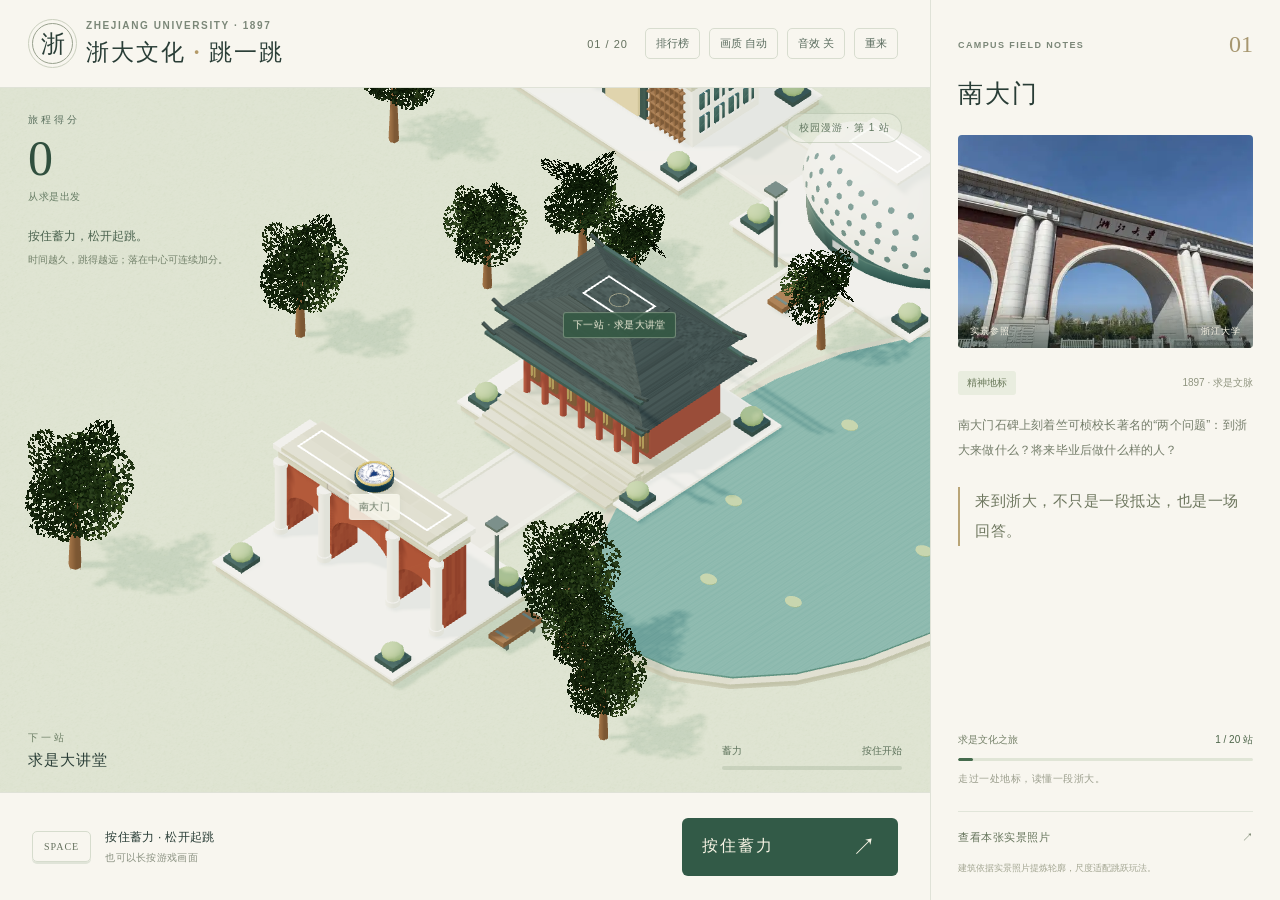
<file: zju-jump/index.html>
<!doctype html>
<html lang="zh-CN">
<head>
  <meta charset="UTF-8">
  <meta name="viewport" content="width=device-width, initial-scale=1, viewport-fit=cover">
  <meta name="theme-color" content="#e8ece1">
  <title>浙大文化 · 跳一跳</title>
  <link rel="stylesheet" href="./styles.css">
</head>
<body>
  <main class="app">
    <section class="game-panel" aria-label="浙大校园跳一跳">
      <header class="masthead">
        <div class="identity"><span class="university-mark" aria-hidden="true">浙</span><div><p class="eyebrow">ZHEJIANG UNIVERSITY · 1897</p><h1>浙大文化 <span>·</span> 跳一跳</h1></div></div>
        <div class="header-actions"><span class="progress-count" id="progressCount">01 / 20</span><button class="icon-button" id="leaderboardButton" aria-haspopup="dialog">排行榜</button><button class="icon-button" id="qualityButton" title="切换自动、流畅或清晰画质">画质 自动</button><button class="icon-button" id="soundButton" aria-label="开启音效" aria-pressed="false" title="音效">音效 关</button><button class="icon-button" id="restartButton" title="重新开始">重来</button></div>
      </header>
      <div class="stage" id="stage">
        <canvas id="sceneCanvas" aria-label="按住空格、画面或下方按钮蓄力，松开起跳" tabindex="0"></canvas>
        <div class="stage-top"><div class="score-card"><span class="eyebrow">旅程得分</span><strong id="scoreValue">0</strong><span id="comboLabel">从求是出发</span></div><span class="route-label" id="routeLabel">校园漫游 · 第 1 站</span></div>
        <div class="tip-card" id="tipCard">按住蓄力，松开起跳。<br><span>时间越久，跳得越远；落在中心可连续加分。</span></div>
        <div class="world-chip current-chip" id="currentChip"></div><div class="world-chip next-chip" id="nextChip"></div>
        <div class="landing-feedback" id="landingFeedback" role="status" aria-live="polite"></div>
        <div class="stage-bottom"><div class="destination"><span>下一站</span><strong id="nextName">求是大讲堂</strong></div><div class="charge-meter"><div><span>蓄力</span><span id="powerLabel">按住开始</span></div><div class="charge-track"><i id="powerBar"></i></div></div></div>
        <div class="loading" id="loading"><span class="loading-dot"></span>正在走进浙大校园…</div>
        <div class="stage-overlay" id="stageOverlay" hidden><div class="result-card"><span class="result-icon" id="overlayIcon">↗</span><p class="eyebrow" id="overlayKicker">再试一次</p><h2 id="overlayTitle">差一点就到了</h2><p id="overlayText"></p><div class="result-score"><strong id="overlayScore">0</strong><span>旅程得分</span></div>
          <form class="score-form" id="scoreForm" novalidate>
            <label for="nicknameInput">留下昵称，登上校园榜</label>
            <input id="nicknameInput" name="nickname" type="text" maxlength="16" autocomplete="nickname" placeholder="你的昵称" aria-describedby="nicknameHint submitStatus" required>
            <p id="nicknameHint" class="form-hint">1–16 字，中英文、数字、下划线或连字符；昵称可重名。</p>
            <p class="player-identity" id="playerIdentity"></p>
            <button class="primary-button" id="submitScoreButton" type="submit">提交成绩</button>
            <p class="form-status" id="submitStatus" role="status" aria-live="polite"></p>
          </form>
          <button class="primary-button" id="overlayButton">从本站重试</button><button class="text-button" id="overlaySecondary">重新走一遍</button></div></div>
      </div>
      <footer class="controls"><div class="control-hint"><span class="keycap">SPACE</span><p>按住蓄力 · 松开起跳<small>也可以长按游戏画面</small></p></div><button class="jump-button" id="jumpButton"><span>按住蓄力</span><span aria-hidden="true">↗</span></button></footer>
    </section>
    <aside class="story-panel" aria-label="建筑实景与校园文化">
      <div class="story-heading"><span class="eyebrow">CAMPUS FIELD NOTES</span><span class="station-number" id="stationNumber">01</span></div>
      <h2 id="infoTitle">南大门</h2>
      <figure class="photo-frame"><img id="buildingPhoto" alt="当前站点实景照片"><figcaption><span>实景参照</span><span>浙江大学</span></figcaption></figure>
      <div class="story-meta"><span id="infoTag"></span><span id="infoYear"></span></div>
      <p class="description" id="infoDescription"></p><blockquote id="infoQuote"></blockquote>
      <div class="journey-progress"><div><span>求是文化之旅</span><strong id="progressText">1 / 20 站</strong></div><div class="progress-track"><i id="progressBar"></i></div><p>走过一处地标，读懂一段浙大。</p></div>
      <a id="archiveLink" class="photo-link" target="_blank" rel="noopener">查看本张实景照片 <span>↗</span></a>
      <p class="model-note">建筑依据实景照片提炼轮廓，尺度适配跳跃玩法。</p>
    </aside>
  </main>
  <dialog class="leaderboard-dialog" id="leaderboardDialog" aria-labelledby="leaderboardTitle">
    <div class="leaderboard-heading"><div><p class="eyebrow">CAMPUS HIGH SCORES</p><h2 id="leaderboardTitle">求是校园榜 <span>TOP 100</span></h2></div><button class="icon-button" id="closeLeaderboard" aria-label="关闭排行榜" autofocus>关闭</button></div>
    <p class="leaderboard-rule">每位玩家只保留最高分，同分时先达到的排名靠前。</p>
    <div class="leaderboard-toolbar"><span id="leaderboardIdentity"></span><button class="icon-button" id="refreshLeaderboard">刷新榜单</button></div>
    <p id="leaderboardStatus" class="leaderboard-status" role="status" aria-live="polite">正在加载…</p>
    <div class="leaderboard-table-wrap"><table class="leaderboard-table"><caption class="sr-only">校园跳一跳前 100 名玩家</caption><thead><tr><th scope="col">排名</th><th scope="col">玩家</th><th scope="col">最高分</th></tr></thead><tbody id="leaderboardRows"></tbody></table></div>
  </dialog>
  <script src="./vendor/three.min.js"></script>
  <script src="./assets/player-emblem.js"></script>
  <script src="./campus-data.js"></script>
  <script src="./game-core.js"></script>
  <script src="./leaderboard.js"></script>
  <script src="./leaderboard-ui.js"></script>
  <script src="./campus-models.js"></script>
  <script src="./fall-physics.js?v=20261025-edge-roll"></script>
  <script src="./game.js?v=20261025-edge-roll"></script>
</body>
</html>
</file>
<file: zju-jump/styles.css>
:root{font-family:"Microsoft YaHei","PingFang SC",sans-serif;color:#293d36;background:#f5f3eb;font-synthesis:none;--green:#325a47;--muted:#7b8778;--line:#dfe2d7;--paper:#f8f6ef}
*{box-sizing:border-box}body{margin:0}button,a{-webkit-tap-highlight-color:transparent}button{font:inherit;cursor:pointer}button:focus-visible,a:focus-visible,canvas:focus-visible{outline:3px solid #b08b49;outline-offset:4px}button{border:0}button:disabled{cursor:default}button[hidden],[hidden]{display:none!important}.app{display:grid;grid-template-columns:minmax(0,1fr) 350px;min-height:100svh}.game-panel{display:flex;flex-direction:column;height:100svh;min-height:700px;min-width:0}.masthead{height:88px;flex-shrink:0;display:flex;align-items:center;justify-content:space-between;gap:20px;padding:0 32px;background:var(--paper);border-bottom:1px solid var(--line)}.identity{display:flex;align-items:center;gap:13px}.university-mark{width:41px;height:41px;border:1px solid #99a18e;border-radius:50%;display:grid;place-items:center;font:24px "STSong","SimSun",serif;outline:1px solid #cbd0bf;outline-offset:3px}.eyebrow{font-size:10px;font-weight:600;letter-spacing:1.6px;color:var(--muted);margin:0}.masthead h1{font:600 23px "STSong","SimSun",serif;letter-spacing:2px;margin:6px 0 0}.masthead h1 span{color:#b49a68}.header-actions{display:flex;align-items:center;gap:9px;white-space:nowrap}.progress-count{font-size:11px;letter-spacing:1px;color:#64715e;margin-right:8px;font-variant-numeric:tabular-nums}.icon-button{color:#5a6c5e;background:transparent;border:1px solid #d8ddcf;padding:7px 10px;border-radius:5px;font-size:11px}.icon-button:hover{background:#e8eddf}.stage{position:relative;flex:1;min-height:0;overflow:hidden;background:#dce4db;isolation:isolate;touch-action:none}.stage canvas{width:100%;height:100%;display:block;touch-action:none;outline-offset:-4px;user-select:none;-webkit-user-select:none}.stage-top{position:absolute;top:25px;left:28px;right:28px;display:flex;justify-content:space-between;align-items:flex-start;pointer-events:none}.score-card{display:flex;flex-direction:column;gap:4px}.score-card .eyebrow{font-size:10px;color:#5a705e;letter-spacing:3px}.score-card strong{font:500 50px/1.1 Georgia,serif;color:#304f3e;letter-spacing:-2px;font-variant-numeric:tabular-nums}.score-card>span:last-child{font-size:10px;letter-spacing:.5px;color:#667c64}.route-label{font-size:10px;letter-spacing:1px;color:#617760;border:1px solid #a9b7a17a;border-radius:20px;padding:7px 11px;background:#eff2e65c}.tip-card{position:absolute;left:28px;top:137px;color:#4b634f;font-size:12px;line-height:1.9;pointer-events:none;transition:opacity .4s}.tip-card span{font-size:10px;color:#74836c}.tip-card.is-hidden{opacity:0}.stage-bottom{position:absolute;left:28px;right:28px;bottom:22px;display:flex;align-items:flex-end;justify-content:space-between;gap:24px;pointer-events:none}.destination{display:flex;flex-direction:column;gap:6px}.destination>span{font-size:10px;letter-spacing:3px;color:#6c7e65}.destination strong{font-size:15px;letter-spacing:1px;font-weight:500}.charge-meter{width:180px;flex-shrink:0}.charge-meter>div:first-child{display:flex;justify-content:space-between;font-size:10px;color:#5e735c;margin-bottom:8px}.charge-track,.progress-track{height:4px;background:#a8b69d66;border-radius:4px;overflow:hidden}.charge-track i,.progress-track i{display:block;height:100%;width:0;border-radius:4px;background:#456b4d}.charge-track i{transition:background .2s}.world-chip{position:absolute;top:0;left:0;pointer-events:none;white-space:nowrap;font-size:10px;letter-spacing:.4px;padding:5px 9px;border-radius:3px;transform:translate(-50%,-50%);box-shadow:0 2px 8px #273d2810;will-change:left,top}.current-chip{background:#f7f6ecd9;color:#60705c;border:1px solid #f7f6eb90}.next-chip{background:#355a45e8;color:#f4f1dd;border:1px solid #dbe5ce5e}.landing-feedback{position:absolute;top:28%;left:50%;transform:translate(-50%,10px);font:600 23px "STSong","SimSun",serif;letter-spacing:3px;color:#355840;opacity:0;pointer-events:none;text-align:center;text-shadow:0 2px 12px #f5f6df;white-space:nowrap}.landing-feedback.show{animation:feedback 1.1s ease-out both}@keyframes feedback{0%{opacity:0;transform:translate(-50%,12px)}15%,65%{opacity:1}100%{opacity:0;transform:translate(-50%,-18px)}}.controls{height:108px;flex-shrink:0;display:flex;align-items:center;justify-content:space-between;gap:24px;padding:0 32px;background:var(--paper);border-top:1px solid var(--line)}.control-hint{display:flex;align-items:center;gap:14px}.keycap{font:10px Georgia,serif;letter-spacing:1px;border:1px solid #d6dccd;box-shadow:0 2px 0 #e0e4d8;border-radius:5px;padding:9px 11px;color:#65715e}.control-hint p{font-size:12px;margin:0;letter-spacing:.3px;line-height:1.9}.control-hint small{display:block;color:#8a9181;font-size:10px}.jump-button,.primary-button{background:var(--green);color:#f8f5e6;border-radius:6px;transition:background .15s,transform .12s}.jump-button{display:flex;justify-content:space-between;align-items:center;width:216px;padding:17px 20px;letter-spacing:2px;touch-action:none;user-select:none;-webkit-user-select:none}.jump-button>span:last-child{font-size:24px;line-height:1}.jump-button:hover,.primary-button:hover{background:#284a39}.jump-button.is-charging{background:#a28b55;transform:translateY(2px)}.jump-button:disabled{opacity:.56}.loading{position:absolute;inset:0;background:#e1e8de;z-index:10;display:flex;justify-content:center;align-items:center;gap:13px;font-size:13px;letter-spacing:2px}.loading-dot{height:8px;width:8px;background:#68815b;border-radius:50%;animation:load 1s alternate infinite}@keyframes load{to{opacity:.25;transform:scale(.7)}}.stage-overlay{position:absolute;inset:0;background:#d5dfd17d;backdrop-filter:blur(5px);z-index:12;display:grid;place-items:center;padding:24px}.result-card{width:min(360px,100%);background:#faf8f0f5;padding:30px 36px 22px;text-align:center;box-shadow:0 14px 65px #30412c21;border:1px solid #fff;border-radius:12px}.result-icon{display:inline-grid;place-items:center;color:#9c8654;font-size:30px;border:1px solid #d8d9c8;border-radius:50%;width:55px;height:55px;margin-bottom:17px}.result-card h2{font:600 25px "STSong","SimSun",serif;margin:11px 0 13px;letter-spacing:2px}.result-card>p:not(.eyebrow){font-size:12px;line-height:1.9;color:#7b8271;margin:0}.result-score{display:flex;flex-direction:column;gap:3px;margin:18px 0 22px}.result-score strong{font:40px Georgia,serif}.result-score span{font-size:10px;color:#929783;letter-spacing:2px}.primary-button{padding:13px;width:100%;font-size:13px;letter-spacing:1px}.text-button{color:#7d8574;font-size:11px;padding:14px 0 3px;background:transparent}.story-panel{display:flex;flex-direction:column;padding:31px 27px 24px;background:#f8f6ef;border-left:1px solid var(--line);min-width:0}.story-heading{display:flex;justify-content:space-between;align-items:center}.story-heading .eyebrow{font-size:9px;letter-spacing:1.4px}.station-number{font:24px Georgia,serif;color:#a79770}.story-panel>h2{font:600 25px/1.45 "STSong","SimSun",serif;letter-spacing:2px;margin:18px 0 22px;min-height:37px}.photo-frame{position:relative;height:213px;flex-shrink:0;margin:0 0 23px;background:#e8e9dd;border-radius:4px;overflow:hidden}.photo-frame img{display:block;width:100%;height:100%;object-fit:cover}.photo-frame figcaption{position:absolute;bottom:0;left:0;right:0;display:flex;justify-content:space-between;padding:22px 12px 10px;background:linear-gradient(transparent,#192e2b93);color:#fcf7e9;font-size:9px;letter-spacing:1px}.story-meta{display:flex;align-items:center;justify-content:space-between;gap:8px;font-size:10px;color:#8f947f}.story-meta>span:first-child{color:#687858;background:#e9eddf;padding:5px 9px;border-radius:3px}.description{font-size:12px;line-height:2.1;letter-spacing:.2px;color:#747d6a;margin:18px 0}blockquote{font:15px/1.95 "STSong","SimSun",serif;letter-spacing:.5px;margin:6px 0 30px;padding-left:15px;border-left:2px solid #b9a577;color:#6e775f}.journey-progress{margin-top:auto;padding-top:15px}.journey-progress>div:first-child{display:flex;justify-content:space-between;font-size:10px;color:#758169;margin-bottom:11px}.journey-progress strong{font-weight:400;color:#4d654a}.journey-progress p{font-size:10px;color:#9b9e8d;letter-spacing:.5px;margin:11px 0 25px}.progress-track{height:3px;background:#e0e5d6}.progress-track i{transition:width .5s}.photo-link{display:flex;align-items:center;justify-content:space-between;color:#64735a;text-decoration:none;border-top:1px solid #e1e5d9;padding-top:18px;font-size:11px;letter-spacing:.5px}.photo-link:hover{color:#304c39}.model-note{font-size:9px;color:#a2a591;line-height:1.8;margin:15px 0 0}
@media(min-width:1600px){.app{grid-template-columns:minmax(0,1fr) 380px}.story-panel{padding:35px}.photo-frame{height:240px}.description{font-size:13px}}
@media(max-width:1100px){.app{grid-template-columns:minmax(0,1fr) 300px}.masthead,.controls{padding-left:23px;padding-right:23px}.story-panel{padding:26px 22px}.story-panel>h2{font-size:22px}.photo-frame{height:185px}.masthead h1{font-size:20px}.identity .eyebrow{font-size:8px;letter-spacing:1px}.progress-count{display:none}.control-hint{gap:8px}.keycap{display:none}.jump-button{width:175px}}
@media(max-width:820px){.app{display:block}.game-panel{height:90svh;min-height:680px}.story-panel{display:grid;grid-template-columns:1fr 1fr;gap:0 28px;padding:26px;border-left:0;border-top:1px solid var(--line)}.story-heading,.story-panel>h2{grid-column:1}.story-panel>h2{margin:8px 0 16px}.photo-frame{grid-column:1;grid-row:3/7;height:240px;margin-bottom:0}.story-meta{grid-column:2;grid-row:2}.description{grid-column:2;grid-row:3;margin:0 0 10px}.story-panel blockquote{grid-column:2;grid-row:4;margin:0 0 15px}.journey-progress{grid-column:2;grid-row:5}.photo-link{grid-column:2;grid-row:6}.model-note{grid-column:1/3}.control-hint .keycap{display:block}}
@media(max-width:520px){.game-panel{height:85svh;min-height:610px}.masthead{height:70px;padding:0 18px;gap:8px}.identity{gap:10px}.university-mark{width:31px;height:31px;font-size:20px;outline-offset:2px}.masthead h1{font-size:18px;letter-spacing:1px}.identity .eyebrow{font-size:6px;letter-spacing:.8px}.header-actions{gap:6px}.icon-button{font-size:10px;padding:7px}.stage-top{left:19px;right:19px;top:20px}.score-card strong{font-size:42px}.route-label{font-size:8px;padding:6px 8px;letter-spacing:.5px}.tip-card{left:19px;top:119px;font-size:11px}.tip-card span{font-size:9px}.stage-bottom{left:19px;right:19px;bottom:20px;gap:15px}.destination strong{font-size:12px;max-width:165px}.charge-meter{width:123px}.charge-meter>div:first-child{font-size:9px}.controls{height:90px;padding:0 19px;gap:12px}.control-hint p{font-size:10px}.control-hint small{font-size:9px}.control-hint .keycap{display:none}.jump-button{width:158px;padding:14px 17px;font-size:12px}.world-chip{font-size:8px;padding:4px 7px}.story-panel{display:flex;padding:25px}.story-panel>h2{margin:12px 0 18px;font-size:25px}.photo-frame{height:230px;margin:0 0 20px}.description{margin:18px 0}.story-panel blockquote{margin:2px 0 25px}.journey-progress{padding-top:7px}.model-note{margin-bottom:0}.landing-feedback{font-size:19px}.result-card{padding:23px 28px 18px}}
@media(prefers-reduced-motion:reduce){*,*:before,*:after{scroll-behavior:auto!important}.landing-feedback.show{animation-duration:.5s}}
.charge-track i{width:100%;transform-origin:left center;transform:scaleX(0);will-change:transform}
.world-chip{will-change:transform}
@media(max-width:520px){.masthead{padding:0 12px}.header-actions{gap:4px}.icon-button{font-size:9px;padding:7px 5px}.masthead h1{font-size:17px}}
.stage-overlay{overflow-y:auto;touch-action:pan-y}.result-card{max-height:100%;overflow-y:auto;overscroll-behavior:contain}.result-score{margin:12px 0 16px}.score-form{border-top:1px solid var(--line);padding:15px 0 17px;margin-bottom:15px;border-bottom:1px solid var(--line);text-align:left}.score-form label{display:block;font-size:12px;color:var(--green);margin-bottom:9px}.score-form input{width:100%;font:14px inherit;font-family:inherit;font-size:14px;border:1px solid #c5ceba;border-radius:5px;padding:10px 12px;background:#fffef8;color:#293d36}.score-form input:focus-visible{outline:2px solid #a7b89d;outline-offset:2px}.score-form input[aria-invalid=true]{border-color:#ae6849}.form-hint,.player-identity,.form-status{font-size:10px;line-height:1.7;margin:7px 0;color:#7b8271}.form-status{min-height:17px;margin:9px 0 0}.player-identity{font-variant-numeric:tabular-nums;color:#60705c}.is-error{color:#a15338!important}.score-form button:disabled{opacity:.55;cursor:default}.leaderboard-dialog{width:min(580px,calc(100% - 28px));max-height:85svh;padding:26px 28px;border:1px solid #e0e4d5;border-radius:12px;background:var(--paper);color:#293d36;box-shadow:0 18px 80px #2036213d}.leaderboard-dialog::backdrop{background:#263c2b75}.leaderboard-heading,.leaderboard-toolbar{display:flex;justify-content:space-between;align-items:center;gap:12px}.leaderboard-heading h2{font:600 24px "STSong","SimSun",serif;letter-spacing:1px;margin:8px 0}.leaderboard-heading h2 span{font:10px Georgia,serif;letter-spacing:1px;color:#9c8654}.leaderboard-rule,.leaderboard-status,.leaderboard-toolbar>span{font-size:11px;line-height:1.8;color:#758169}.leaderboard-toolbar{margin-top:20px}.leaderboard-status{min-height:20px;margin:12px 0}.leaderboard-table-wrap{max-height:50svh;overflow:auto;overscroll-behavior:contain}.leaderboard-table{width:100%;border-collapse:collapse;font-size:12px;table-layout:fixed;font-variant-numeric:tabular-nums}.leaderboard-table th{position:sticky;top:0;background:#e9eddf;text-align:left;font-weight:500;color:#65715e}.leaderboard-table th,.leaderboard-table td{padding:12px 9px;border-bottom:1px solid #e1e5d7}.leaderboard-table th:first-child{width:54px}.leaderboard-table th:last-child{width:85px}.leaderboard-table td:nth-child(2){overflow-wrap:anywhere}.leaderboard-table td:last-child,.leaderboard-table th:last-child{text-align:right}.leaderboard-table .is-me{background:#dce7d58c;color:var(--green)}.leaderboard-table tr:nth-child(-n+3) td:first-child{color:#a0874c;font-weight:600}.sr-only{position:absolute;width:1px;height:1px;padding:0;margin:-1px;overflow:hidden;clip-path:inset(50%);white-space:nowrap;border:0}
@media(max-width:650px){.masthead{height:96px;flex-wrap:wrap;gap:0;padding-top:10px;padding-bottom:9px}.header-actions{width:100%;justify-content:flex-end;gap:6px}.header-actions .icon-button{font-size:10px;padding:5px 8px}.leaderboard-dialog{padding:20px 16px}.leaderboard-heading h2{font-size:21px}}
</file>
